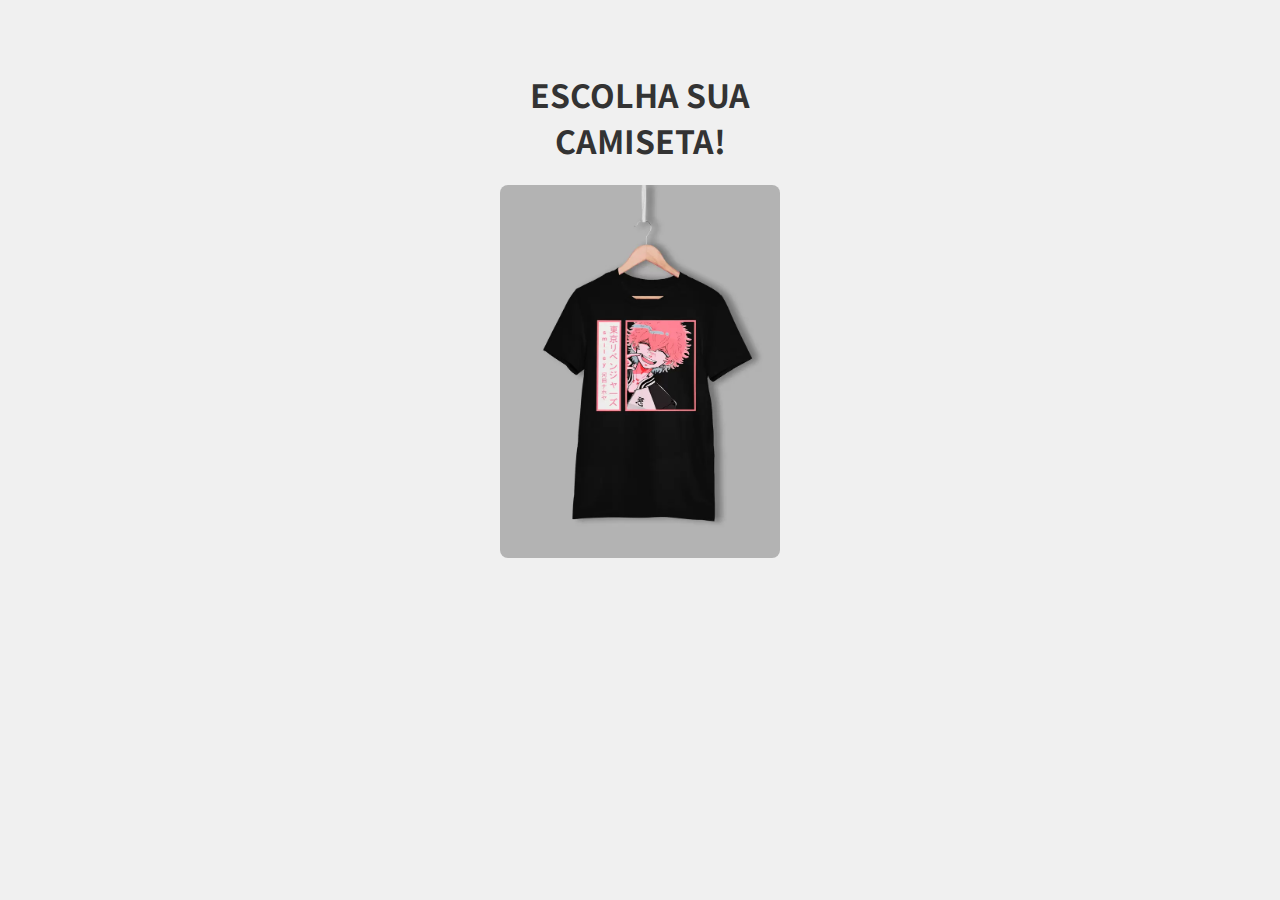
<file: index.html>
<!DOCTYPE html>
<html lang="pt-br">

<head>
    <meta charset="UTF-8">
    <meta name="viewport" content="width=device-width, initial-scale=1.0">
    <title>TROCA DE CAMISETA</title>
    <link rel="stylesheet" href="styles.css">
    <link rel="preconnect" href="https://fonts.googleapis.com">
    <link rel="preconnect" href="https://fonts.gstatic.com" crossorigin>
    <link href="https://fonts.googleapis.com/css2?family=Noto+Sans+JP:wght@100..900&display=swap" rel="stylesheet">
</head>

<body>
    <div class="container">
        <h1>ESCOLHA SUA CAMISETA!</h1>
        <img src="camiseta1.jpg" id="camiseta" alt="camiseta" class="camiseta" onmouseover="trocarImagem()"
            onmouseout="voltarImagem()">
    </div>

    <script src="script.js"></script>
</body>

</html>
</file>
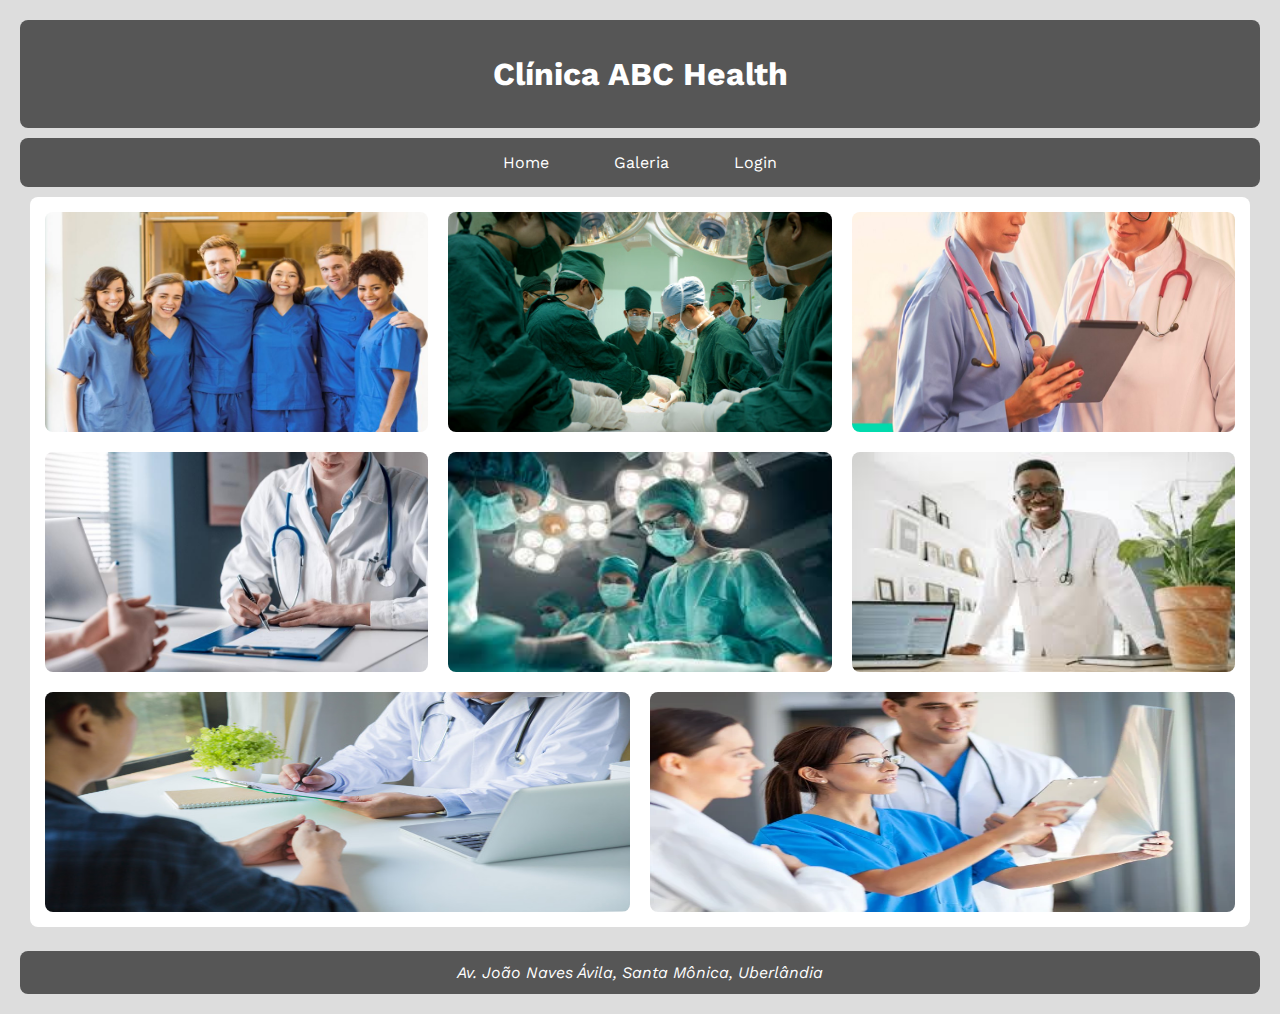
<file: galeria.html>
<!DOCTYPE html>
<html lang="pt-br">

<head>
    <meta charset="UTF-8">
    <meta name="viewport" content="width=device-width, initial-scale=1.0">
    <title>Clínica ABC Health</title>
    <link rel="stylesheet" href="style.css">
</head>

<body>
    <header class="site-header">
        <h1 class="site-title">Clínica ABC Health</h1>
        <nav class="main-navigation">
            <a href="/index.html" class="nav-link">Home</a>
            <a href="/galeria.html" class="nav-link">Galeria</a>
            <a href="/login.html" class="nav-link">Login</a>
        </nav>
    </header>

    <main class="content">
        <section id="gallery-section" class="gallery">
            <img src="images/img1.png" alt="Imagem 1" class="gallery-image">
            <img src="images/img2.png" alt="Imagem 2" class="gallery-image">
            <img src="images/img3.png" alt="Imagem 3" class="gallery-image">
            <img src="images/img4.png" alt="Imagem 4" class="gallery-image">
            <img src="images/img5.png" alt="Imagem 5" class="gallery-image">
            <img src="images/img6.png" alt="Imagem 6" class="gallery-image">
            <img src="images/img7.png" alt="Imagem 7" class="gallery-image">
            <img src="images/img8.png" alt="Imagem 8" class="gallery-image">
        </section>
    </main>

    <footer class="site-footer">
        <i>Av. João Naves Ávila, Santa Mônica, Uberlândia</i>
    </footer>

</body>

</html>
</file>
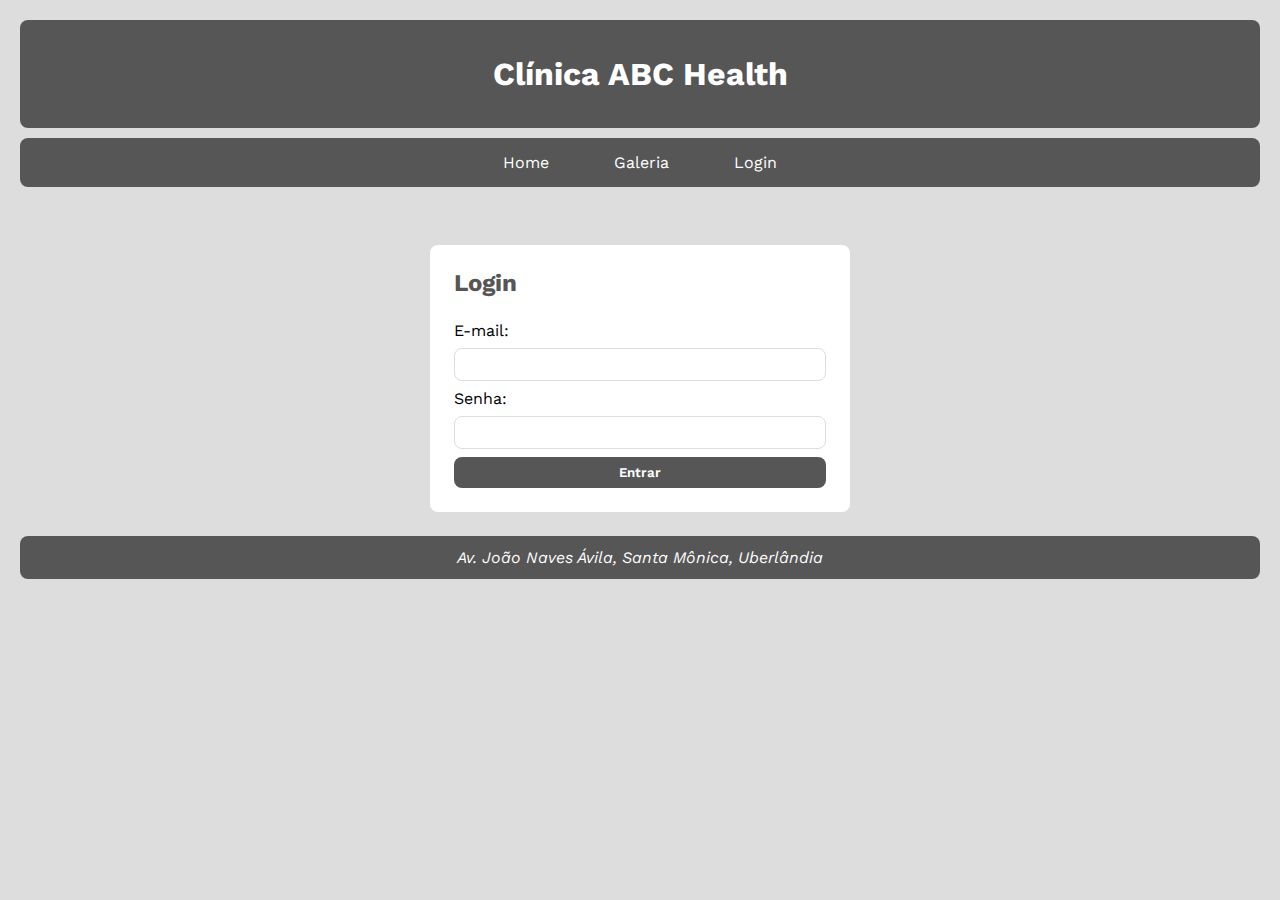
<file: login.html>
<!DOCTYPE html>
<html lang="en">

<head>
    <meta charset="UTF-8">
    <meta http-equiv="X-UA-Compatible" content="IE=edge">
    <meta name="viewport" content="width=device-width, initial-scale=1.0">
    <link rel="stylesheet" href="style.css">
    <title>Login</title>
</head>

<body>
    <header class="site-header">
        <h1 class="site-title">Clínica ABC Health</h1>
        <nav class="main-navigation">
            <a href="/index.html" class="nav-link">Home</a>
            <a href="/galeria.html" class="nav-link">Galeria</a>
            <a href="/login.html" class="nav-link">Login</a>
        </nav>
    </header>

    <main class="container-login">
        <section class="content-login">
            <h2>Login</h2>
            <form class="form-login">
                <label for="email">E-mail:</label>
                <input type="email" id="email" name="email">
                <label for="password">Senha:</label>
                <input type="password" id="password" name="password">
                <button type="submit">Entrar</button>
            </form>
        </section>
    </main>

    <footer class="site-footer">
        <i>Av. João Naves Ávila, Santa Mônica, Uberlândia</i>
    </footer>
</body>

</html>
</file>
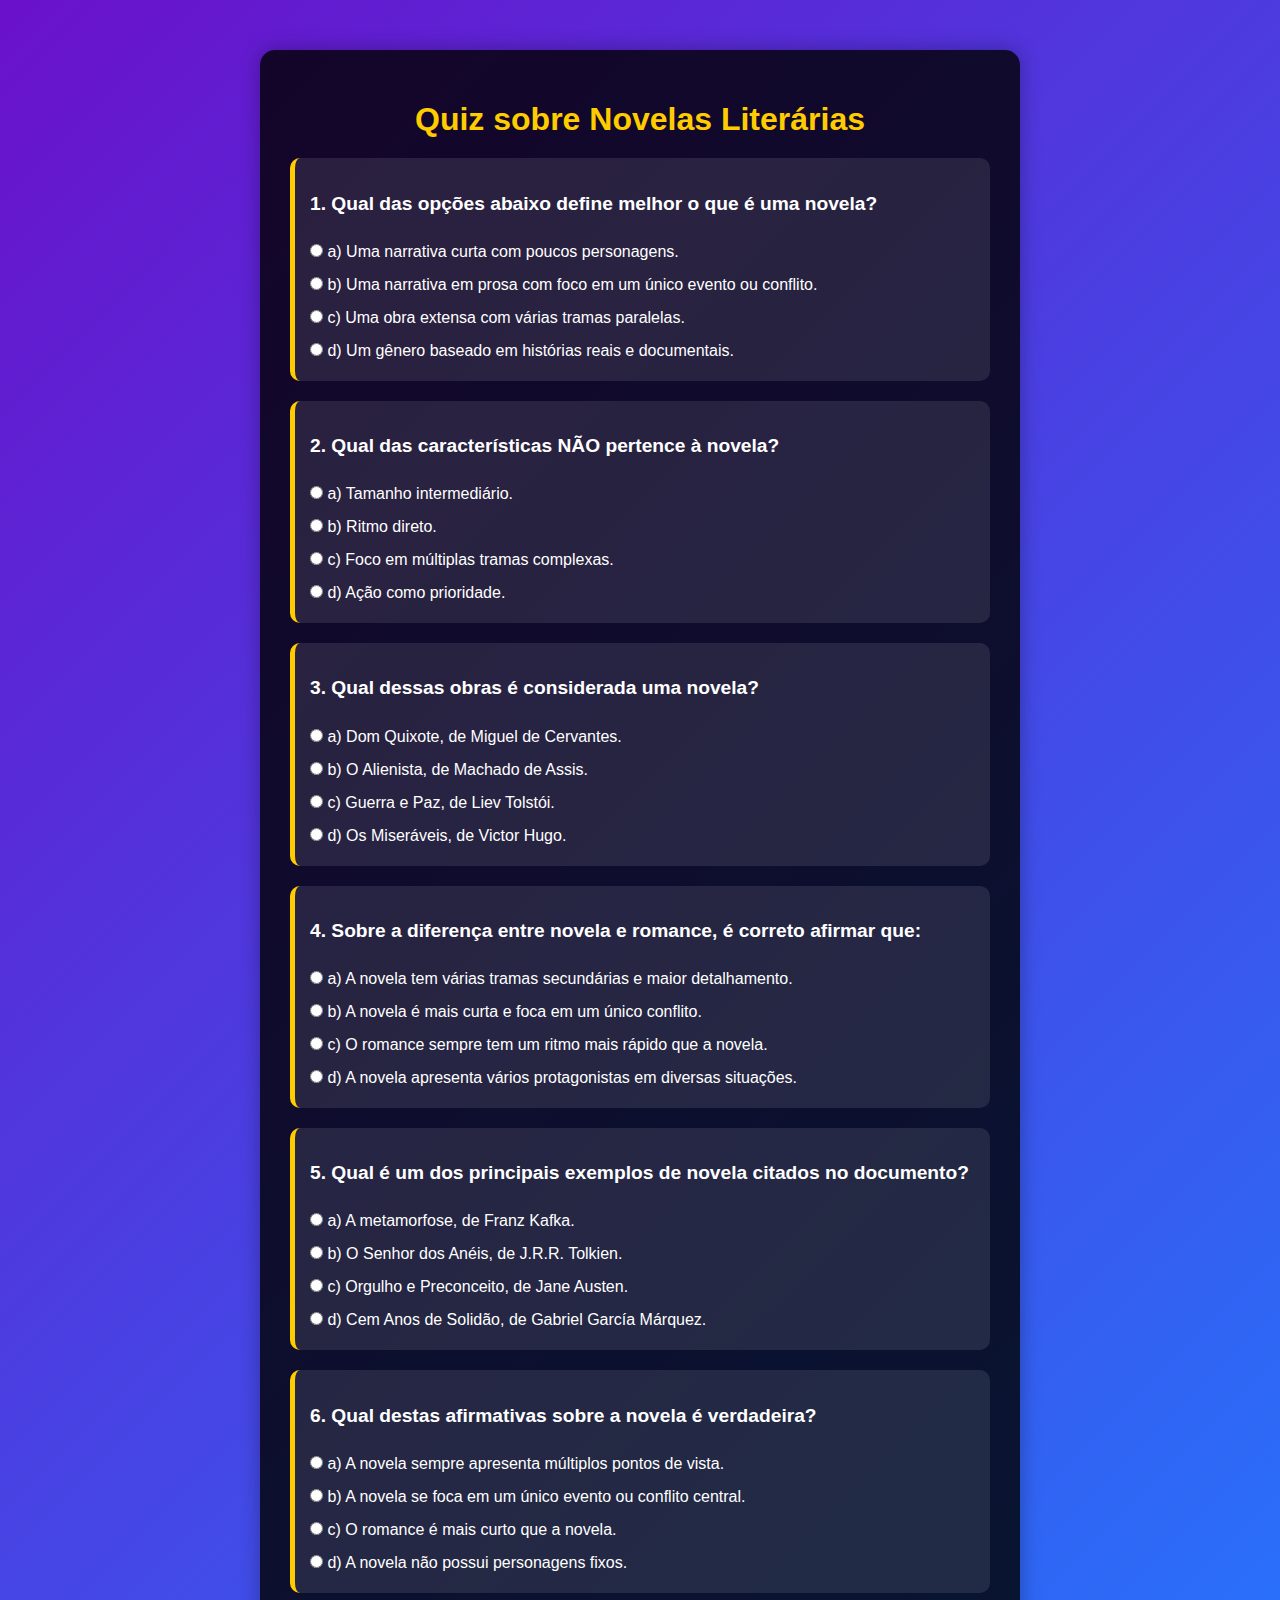
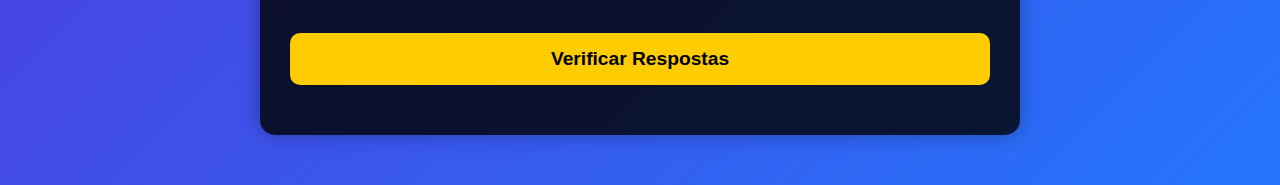
<file: quiz.html>
<!DOCTYPE html>
<html lang="pt-br">
<head>
    <meta charset="UTF-8">
    <meta name="viewport" content="width=device-width, initial-scale=1.0">
    <title>Quiz sobre Novelas Literárias</title>
    <style>
        body {
            font-family: 'Arial', sans-serif;
            margin: 0;
            padding: 0;
            background: linear-gradient(135deg, #6a11cb, #2575fc);
            color: #fff;
        }
        .container {
            max-width: 700px;
            margin: 50px auto;
            padding: 30px;
            background: rgba(0, 0, 0, 0.8);
            box-shadow: 0 0 20px rgba(0, 0, 0, 0.3);
            border-radius: 15px;
            text-align: center;
        }
        h1 {
            color: #ffcc00;
            font-size: 2em;
            margin-bottom: 20px;
        }
        .question {
            margin: 20px 0;
            padding: 15px;
            border-left: 5px solid #ffcc00;
            background: rgba(255, 255, 255, 0.1);
            border-radius: 10px;
            text-align: left;
        }
        .question p {
            font-size: 1.2em;
            font-weight: bold;
        }
        input {
            margin: 10px 0;
        }
        button {
            width: 100%;
            padding: 15px;
            margin-top: 20px;
            font-size: 1.2em;
            background: #ffcc00;
            color: #000;
            border: none;
            border-radius: 10px;
            cursor: pointer;
            transition: 0.3s ease;
            font-weight: bold;
        }
        button:hover {
            background: #ff9900;
        }
        .result {
            margin-top: 20px;
            font-size: 1.5em;
            font-weight: bold;
            color: #ffcc00;
        }
    </style>
</head>
<body>

<div class="container">
    <h1>Quiz sobre Novelas Literárias</h1>

    <div class="question">
        <p>1. Qual das opções abaixo define melhor o que é uma novela?</p>
        <input type="radio" name="q1" value="a"> a) Uma narrativa curta com poucos personagens.<br>
        <input type="radio" name="q1" value="b"> b) Uma narrativa em prosa com foco em um único evento ou conflito.<br>
        <input type="radio" name="q1" value="c"> c) Uma obra extensa com várias tramas paralelas.<br>
        <input type="radio" name="q1" value="d"> d) Um gênero baseado em histórias reais e documentais.<br>
    </div>


    <div class="question">
        <p>2. Qual das características NÃO pertence à novela?</p>
        <input type="radio" name="q2" value="a"> a) Tamanho intermediário.<br>
        <input type="radio" name="q2" value="b"> b) Ritmo direto.<br>
        <input type="radio" name="q2" value="c"> c) Foco em múltiplas tramas complexas.<br>
        <input type="radio" name="q2" value="d"> d) Ação como prioridade.<br>
    </div>


    <div class="question">
        <p>3. Qual dessas obras é considerada uma novela?</p>
        <input type="radio" name="q3" value="a"> a) Dom Quixote, de Miguel de Cervantes.<br>
        <input type="radio" name="q3" value="b"> b) O Alienista, de Machado de Assis.<br>
        <input type="radio" name="q3" value="c"> c) Guerra e Paz, de Liev Tolstói.<br>
        <input type="radio" name="q3" value="d"> d) Os Miseráveis, de Victor Hugo.<br>
    </div>


    <div class="question">
        <p>4. Sobre a diferença entre novela e romance, é correto afirmar que:</p>
        <input type="radio" name="q4" value="a"> a) A novela tem várias tramas secundárias e maior detalhamento.<br>
        <input type="radio" name="q4" value="b"> b) A novela é mais curta e foca em um único conflito.<br>
        <input type="radio" name="q4" value="c"> c) O romance sempre tem um ritmo mais rápido que a novela.<br>
        <input type="radio" name="q4" value="d"> d) A novela apresenta vários protagonistas em diversas situações.<br>
    </div>


    <div class="question">
        <p>5. Qual é um dos principais exemplos de novela citados no documento?</p>
        <input type="radio" name="q5" value="a"> a) A metamorfose, de Franz Kafka.<br>
        <input type="radio" name="q5" value="b"> b) O Senhor dos Anéis, de J.R.R. Tolkien.<br>
        <input type="radio" name="q5" value="c"> c) Orgulho e Preconceito, de Jane Austen.<br>
        <input type="radio" name="q5" value="d"> d) Cem Anos de Solidão, de Gabriel García Márquez.<br>
    </div>


    <div class="question">
        <p>6. Qual destas afirmativas sobre a novela é verdadeira?</p>
        <input type="radio" name="q6" value="a"> a) A novela sempre apresenta múltiplos pontos de vista.<br>
        <input type="radio" name="q6" value="b"> b) A novela se foca em um único evento ou conflito central.<br>
        <input type="radio" name="q6" value="c"> c) O romance é mais curto que a novela.<br>
        <input type="radio" name="q6" value="d"> d) A novela não possui personagens fixos.<br>
    </div>




    <button onclick="calcularResultado()">Verificar Respostas</button>

    <div class="result" id="resultado"></div>
</div>

<script>
    function calcularResultado() {
        let respostasCorretas = {
            q1: 'b',
            q2: 'c',
            q3: 'b',
            q4: 'b',
            q5: 'a',
            q6: 'b'
        };

        let pontos = 0;
        
        for (let questao in respostasCorretas) {
            let respostaSelecionada = document.querySelector('input[name="' + questao + '"]:checked');
            if (respostaSelecionada && respostaSelecionada.value === respostasCorretas[questao]) {
                pontos++;
            }
        }

        let mensagem = "";
        if (pontos === 6) {
            mensagem = "Parabéns! Você acertou todas as perguntas e é um especialista em novelas!";
        } else if (pontos >= 4) {
            mensagem = "Muito bom! Você acertou " + pontos + " de 6 perguntas.";
        } else if (pontos >= 2) {
            mensagem = "Você acertou " + pontos + " de 6 perguntas. Continue estudando!";
        } else {
            mensagem = "Você não acertou nenhuma. Hora de revisar o material!";
        }

        document.getElementById("resultado").innerText = mensagem;
    }
</script>

</body>
</html>
</file>
<file: styles.css>
body {
    text-align: center;
    background-color: #f0f0f0;
    margin: 0;
    padding: 0;
    font-family: "Noto Sans JP", serif;
    width: 100%;
    display: flex;
    justify-content: center;
    height: 100vh;
}
  
.container {
    margin-top: 50px;
    max-width: 280px;
    width: 100%;
}
  
h1{
    color: #333;

}
.camiseta {
    width: 280px;
    transition: all 0.3s ease-in-out;
    cursor: pointer;
    border-radius: 8px;
}
</file>
<file: style.css>
@import url('https://fonts.googleapis.com/css2?family=Open+Sans:ital,wght@0,300..800;1,300..800&family=Work+Sans:ital,wght@0,100..900;1,100..900&display=swap');

* {
    padding: 0;
    margin: 0;
    box-sizing: border-box;
    font-family: "Work Sans", sans-serif;
}

h2{
    color: #565656;
    font-size: 24px;
}

.site-header {
    text-align: center;
    margin-bottom: 10px;
    color: white;
}

body {
    background: #DDDDDD;
    padding: 20px;
}

.site-title {
    background: #565656;
    padding: 35px;
    margin-bottom: 10px;
    border-radius: 8px;
}

.main-navigation {
    background: #565656;
    padding: 15px;
    border-radius: 8px;
}

.nav-link {
    color: white;
    text-decoration: none;
    margin: 0px 30px;
    transition: border 0.2s;
}

.content {
    background: white;
    margin: 0px 10px;
    padding: 15px;
    border-radius: 8px;
}

.site-footer {
    background: #565656;
    color: white;
    text-align: center;
    padding: 12px;
    border-radius: 8px;
    bottom: 0;
    left: 0;
    right: 0;
    width: 100%;
    margin-top: 24px;
}


.gallery {
    display: flex;
    flex-wrap: wrap;
    gap: 20px;
}

.gallery-image {
    width: 300px;
    height: 220px;
    border-radius: 8px;
    flex-grow: 1;
}

@media screen and (max-width: 480px) {
    .gallery-image {
        width: 260px;
        height: 160px;
    }
    .nav-link {
        margin: 0px 10px;
    }
}

.container-login{
    height: 100%;
    width: 100%;
    justify-content: center;
    align-items: center;
    display: flex;
}

.content-login {
    margin-left: 0px;
    margin-right: 0px;
    margin-top: 48px;
    display: flex;
    flex-direction: column;
    gap: 24px;
    background-color: white;
    max-width: 420px;
    width: 100%;
    padding: 24px;
    border-radius: 8px;
}

.form-login{
    display: flex;
    flex-direction: column;
    gap: 8px;
}

.form-login input{
    padding: 8px;
    border: 1px solid #DDD;
    border-radius: 8px;
}

.form-login button{
    padding: 8px;
    border: none;
    border-radius: 8px;
    background-color: #565656;
    color: white;
    font-weight: 600;
}

.header-index{
    width: 100%;
}

.white-body{
    background-color: white;
}

.container-index{
    gap: 16px;
    display: flex;
    flex-direction: column;
}
</file>
